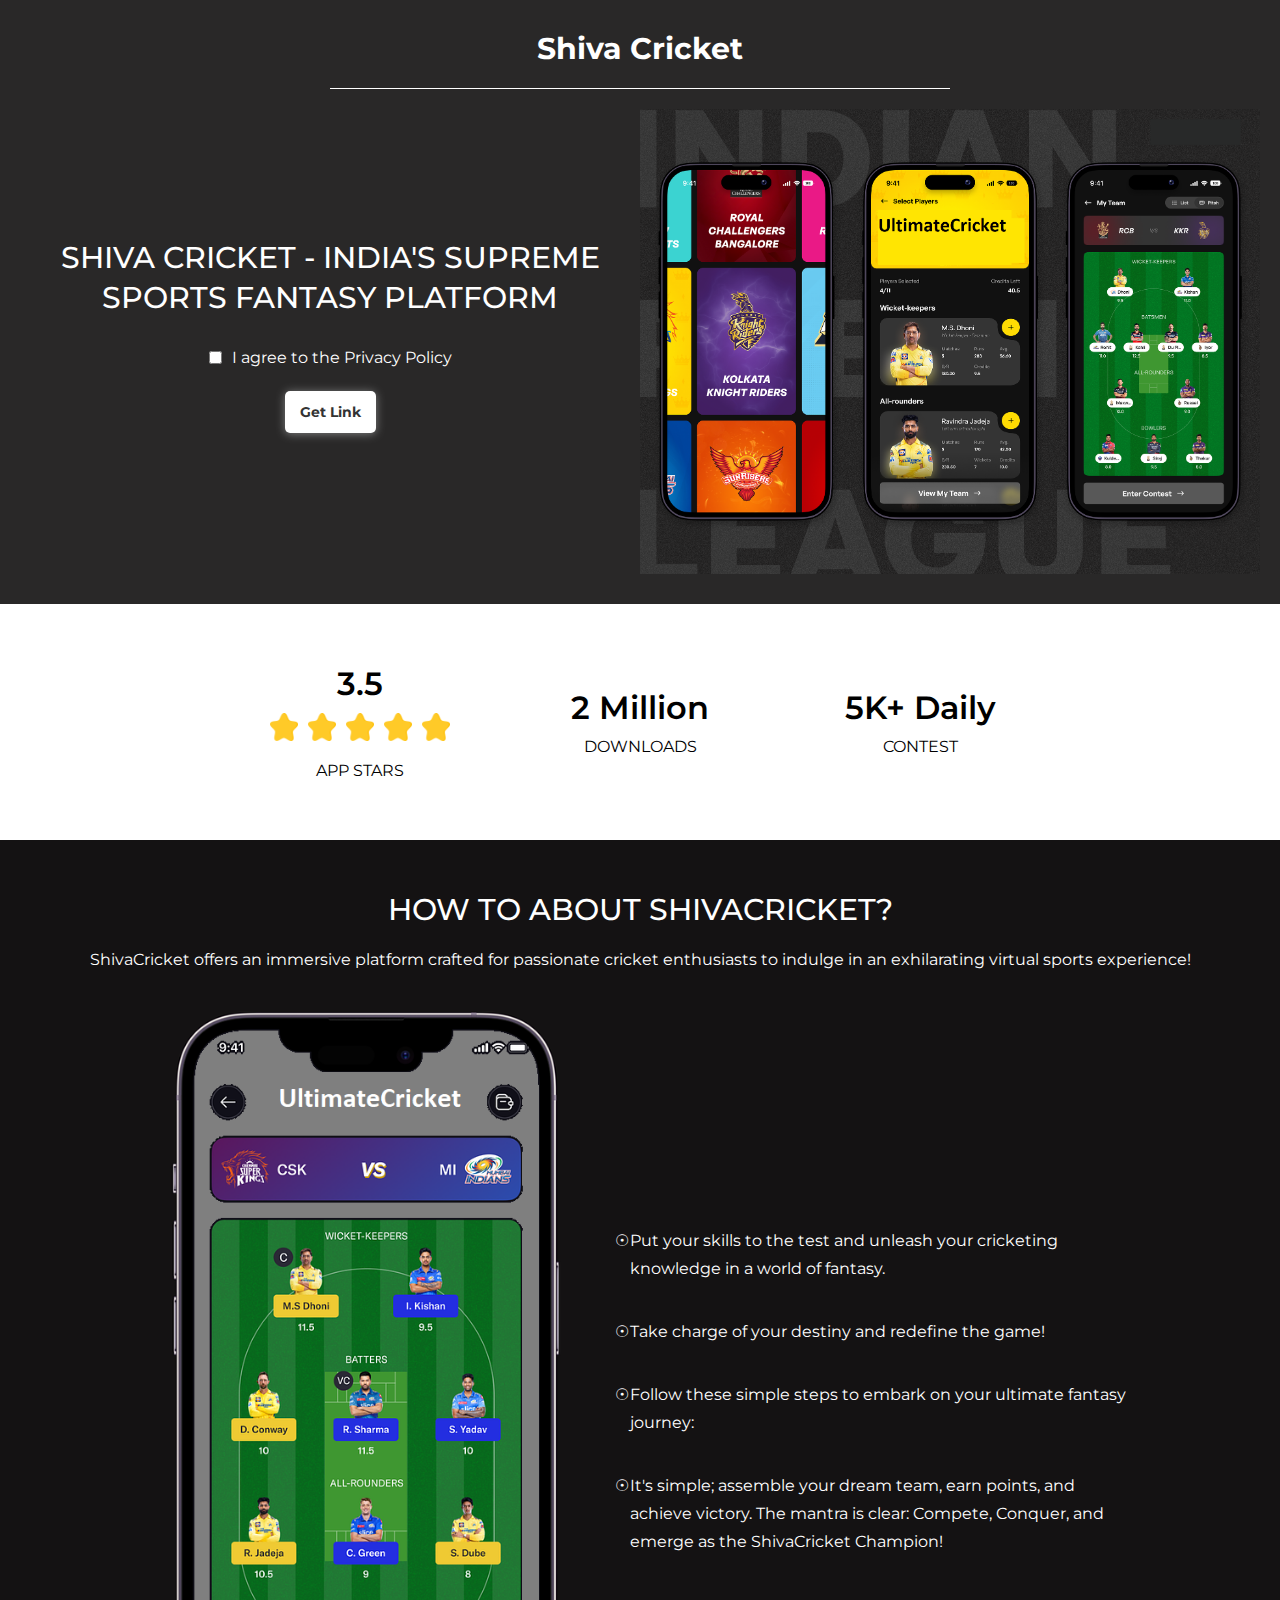
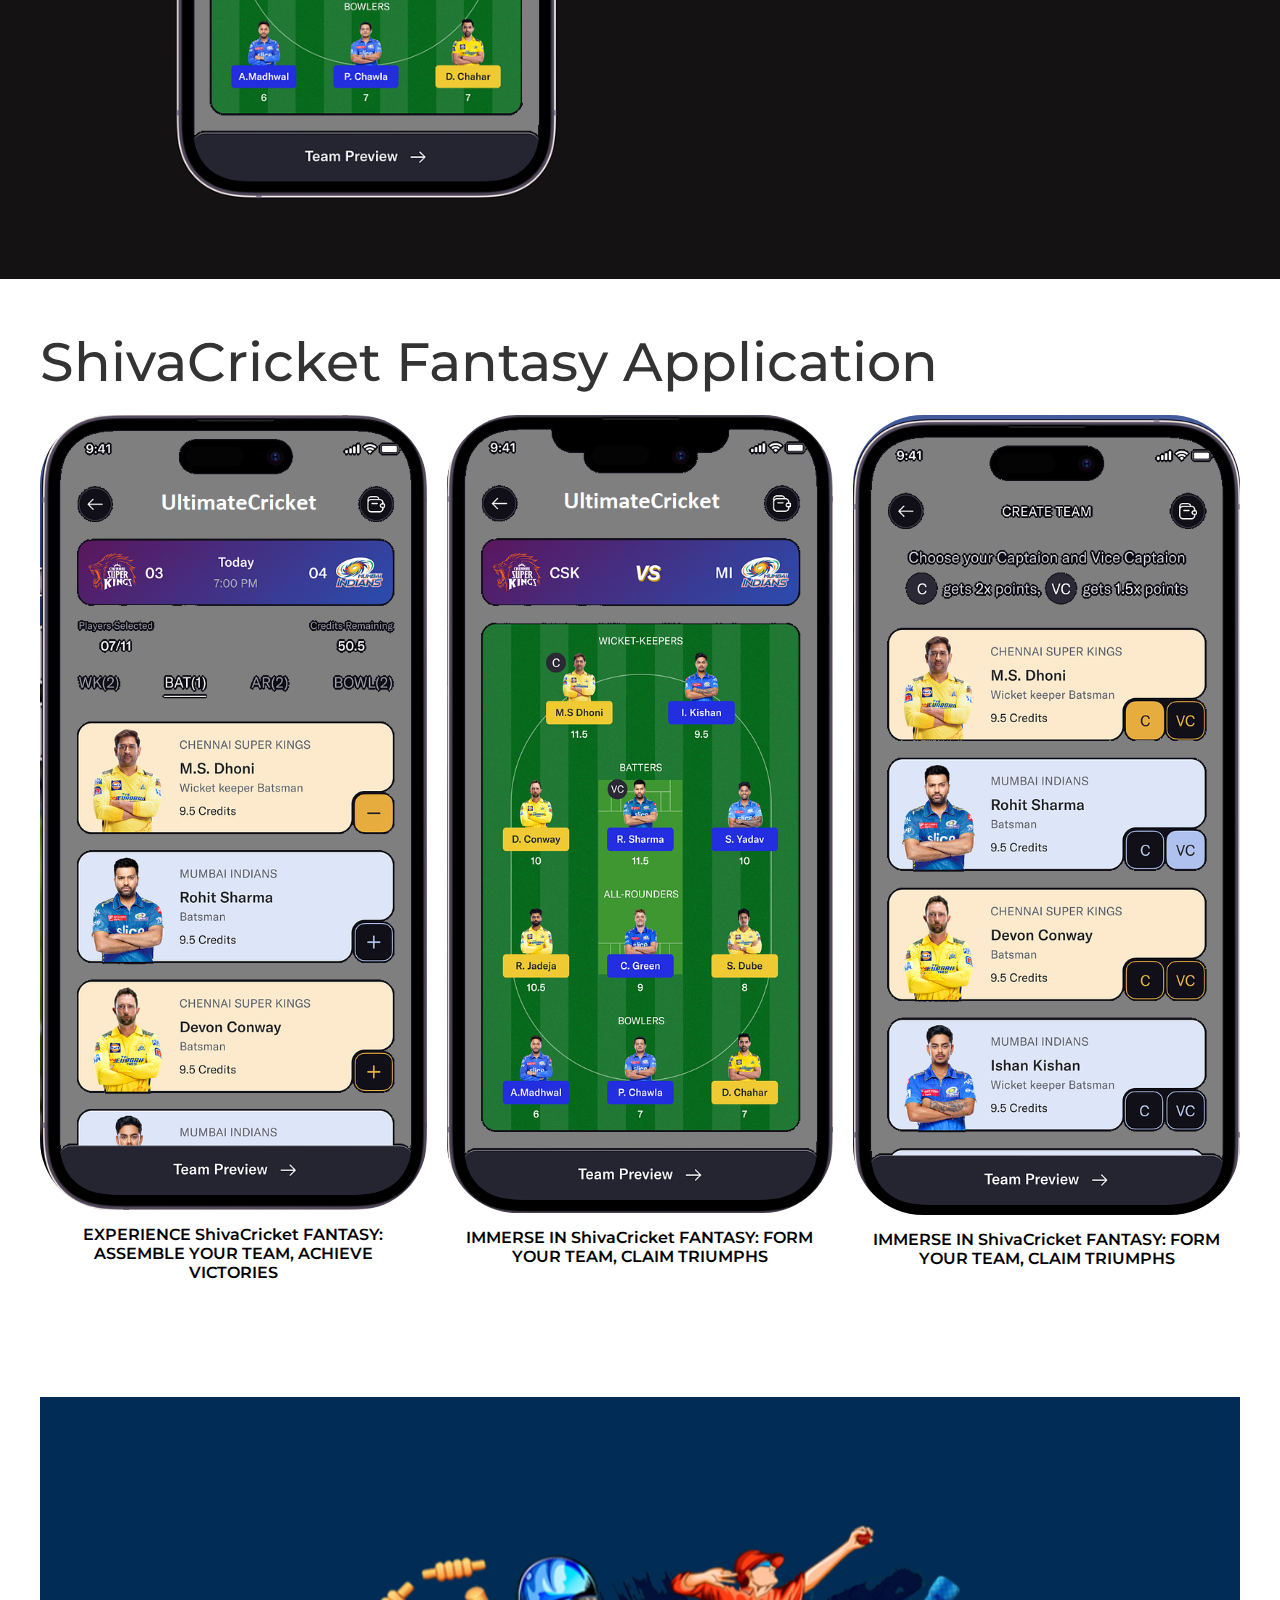
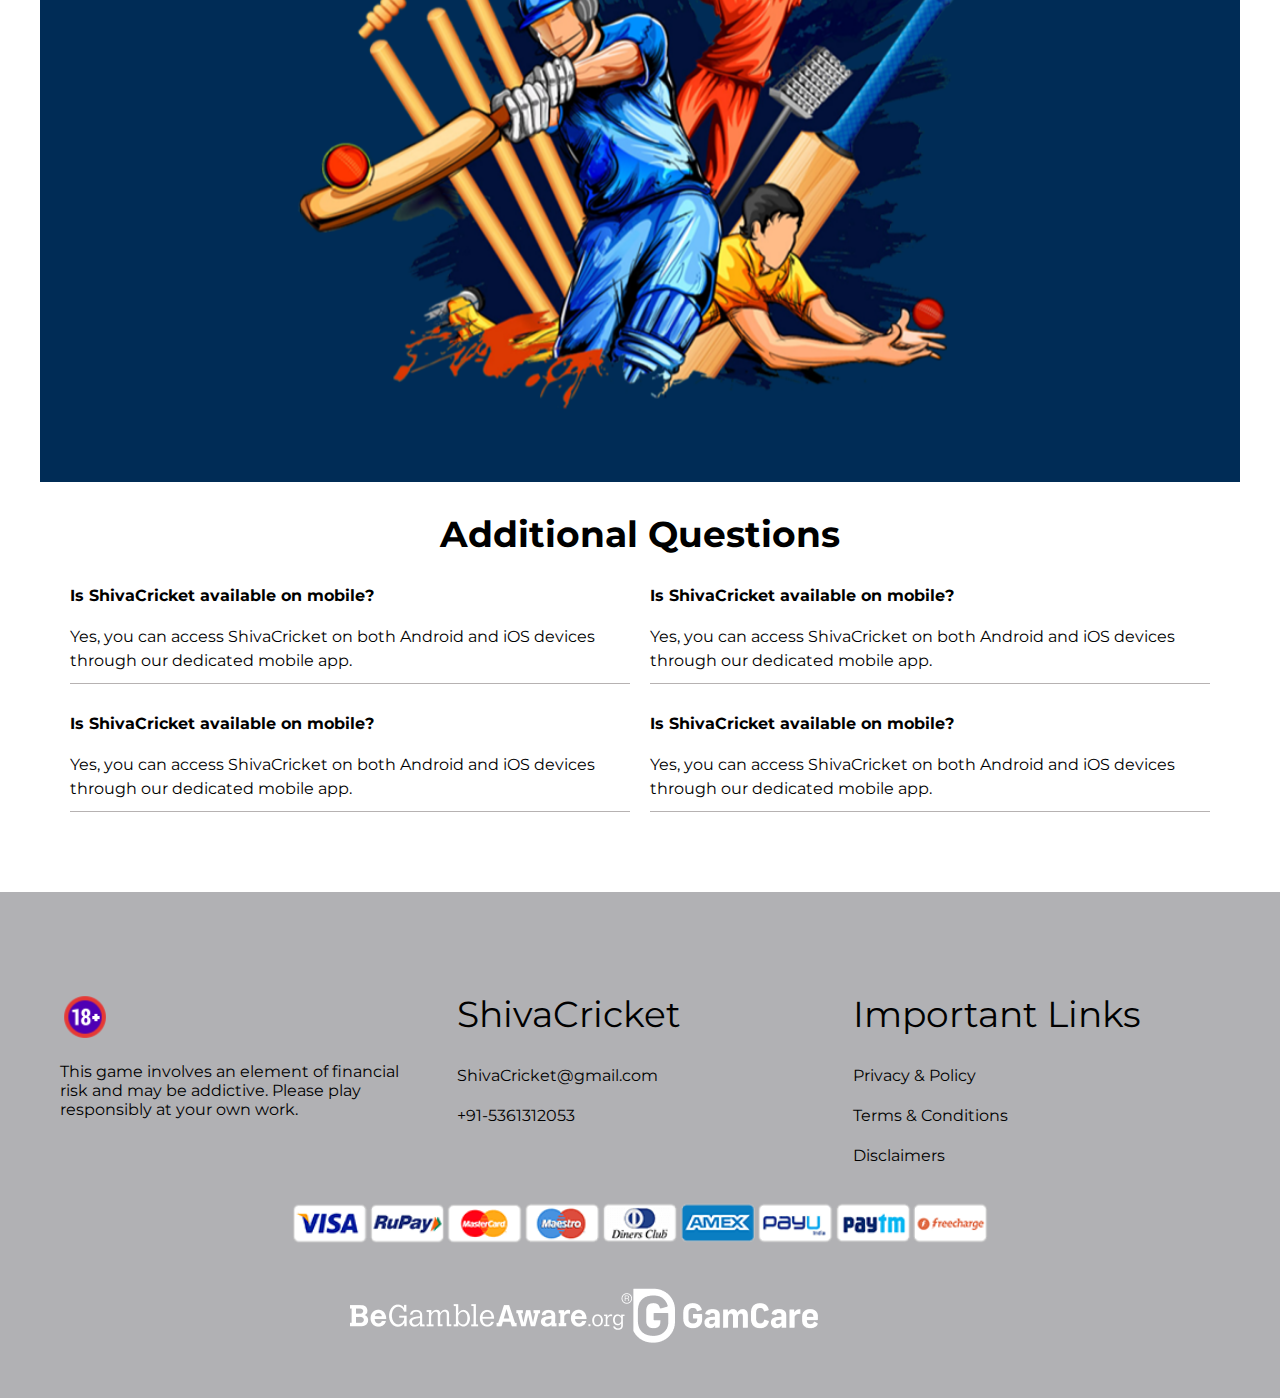
<file: index.html>
<!DOCTYPE html>
<html lang="en">
<head>
    <meta charset="UTF-8">
    <meta name="viewport" content="width=device-width, initial-scale=1.0">
    <title>Shiva</title>

    <link rel="stylesheet" href="./index.css">
    <link rel="preconnect" href="https://fonts.googleapis.com">
    <link rel="preconnect" href="https://fonts.gstatic.com" crossorigin>
    <link href="https://fonts.googleapis.com/css2?family=Montserrat:ital,wght@0,100..900;1,100..900&display=swap" rel="stylesheet">

</head>
<body>
    <section class="container-fluid main-front">
        <header class="nav text-center">
            <h1>Shiva Cricket</h1>
        </header>

        <div class="row frontend-web">
            <div class="hero-title">
                <h3>shiva cricket - india's supreme sports fantasy platform</h3>

                <!-- <input type="number" name="" id="" class=""> -->

                <div class="agree-with-policy-wrapper">
                    
                    <input type="checkbox" name="" id="accept-permission">
                    <p>I agree to the <a href="#">Privacy Policy</a></p>

                </div>
                <a href="" class="main-link">get link</a>
            </div>

            <div class="right-absolute-front">
                <!-- <span class="backend-absolute">indian premier league</span> -->

                <div class="phone-wrapper">
                    <img src="./Images/hero.png" alt="">
                </div>
            </div>
        </div>
    </section>

    <section class="star-main-wrapper container">
        <div class="grid-star">
            <span class="count">3.5</span>
            <p class="stars-wrapper">
                <span class="star"><img src="./Images/rating.png" alt=""></span>
                <span class="star"><img src="./Images/rating.png" alt=""></span>
                <span class="star"><img src="./Images/rating.png" alt=""></span>
                <span class="star"><img src="./Images/rating.png" alt=""></span>
                <span class="star"><img src="./Images/rating.png" alt=""></span>
            </p>
            <span class="description">app stars</span>
        </div>
        <div class="grid-download">
            <span class="count">2 Million</span>
            <span class="description">downloads</span>
        </div>
        <div class="grid-contest">
            <span class="count">5K+ Daily</span>
            <span class="description">contest</span>
        </div>
    </section>

    <section class="big-preview-mobile common-padding">
        <div class="hero-title text-center">
            <h3 class="">How to about ShivaCricket?</h3>
            <p class="description-mobile">ShivaCricket offers an immersive platform crafted for passionate cricket enthusiasts to indulge in an exhilarating virtual sports experience!</p>
        </div>

        <div class="mainaboutall flex-wrapper align-center">
            <div class="big-mobile-wrapper col-5">
                <img src="./Images/about-all.png" alt="">
            </div>
            <div class="ul describe-mobile col-5">
                <li>Put your skills to the test and unleash your cricketing knowledge in a world of fantasy.</li>
                <li>Take charge of your destiny and redefine the game!</li>
                <li>Follow these simple steps to embark on your ultimate fantasy journey:</li>
                <li>It's simple; assemble your dream team, earn points, and achieve victory. The mantra is clear: Compete, Conquer, and emerge as the ShivaCricket Champion!</li>
            </div>
        </div>
    </section>

    <section class="container app-overview common-padding">
        <div class="hero-title">
            <h2 class="text-left">ShivaCricket Fantasy Application</h2>
        </div>

        <div class="main-combination-wrapper-mobile">
            <div class="">
                <div class="img-wrapper">
                    <img src="./Images/app-1.png" alt="">
                </div>
                <div class="its-description-mobile text-center">
                    <span>EXPERIENCE ShivaCricket FANTASY: ASSEMBLE YOUR TEAM, ACHIEVE VICTORIES</span>
                </div>
            </div>
            <div class="">
                <div class="img-wrapper">
                    <img src="./Images/app-2.png" alt="">
                </div>
                <div class="its-description-mobile text-center">
                    <span>IMMERSE IN ShivaCricket FANTASY: FORM YOUR TEAM, CLAIM TRIUMPHS</span>
                </div>
            </div>
            <div class="">
                <div class="img-wrapper">
                    <img src="./Images/app-3.png" alt="">
                </div>
                <div class="its-description-mobile text-center">
                    <span>IMMERSE IN ShivaCricket FANTASY: FORM YOUR TEAM, CLAIM TRIUMPHS</span>
                </div>
            </div>
        </div>
    </section>

    <section class="container common-padding faq-section">
        <div class="img-wrapper-full-width">
            <img src="./Images/bg.png" alt="">
        </div>

        <div class="faq-main-wrapper">
            <h3 class="text-center hero-title">
                Additional Questions
            </h3>

            <div class="faq-wrapper">
                <div class="col-50">
                    <h4>Is ShivaCricket available on mobile?</h4>
                    <p>Yes, you can access ShivaCricket on both Android and iOS devices through our dedicated mobile app.</p>
                </div>
                <div class="col-50">
                    <h4>Is ShivaCricket available on mobile?</h4>
                    <p>Yes, you can access ShivaCricket on both Android and iOS devices through our dedicated mobile app.</p>
                </div>
                <div class="col-50">
                    <h4>Is ShivaCricket available on mobile?</h4>
                    <p>Yes, you can access ShivaCricket on both Android and iOS devices through our dedicated mobile app.</p>
                </div>
                <div class="col-50">
                    <h4>Is ShivaCricket available on mobile?</h4>
                    <p>Yes, you can access ShivaCricket on both Android and iOS devices through our dedicated mobile app.</p>
                </div>
            </div>
        </div>
    </section>

    <footer class="footer">
        <div class="footer-wrapper container">
            <div class="footer-link-options">
                <div class="instruction">
                    <div class="img-wrapper">
                        <img src="./Images/18+.png" alt="">
                    </div>
                    <div class="important-info">
                        This game involves an element of financial risk and may be addictive. Please play responsibly at your own work.
                    </div>
                </div>
                <div class="footer-link one">
                    <h3 class="hero-title">ShivaCricket</h3>
                    <ul>
                        <li><a href="mailto:ShivaCricket@gmail.com">ShivaCricket@gmail.com</a></li>
                        <li><a href="tel:+91-5361312053">+91-5361312053</a></li>
                    </ul>
                </div>
                <div class="footer-link two">
                    <h3 class="hero-title">Important Links</h3>
                    <ul>
                       <li><a href="./privacy-policy.html">Privacy & Policy</a></li>
                       <li><a href="./terms&conditions.html">Terms & Conditions</a></li>
                       <li><a href="./desclaimer.html">Disclaimers</a></li>
                    </ul>
                </div>
            </div>

            <div class="payment-icon-wrapper">
                <div class="image-wrapper">
                    <img src="./Images/payment.png" alt="">
                </div>
            </div>

            <div class="flex-wrapper bottom-wrapper">
                <div class="img-wrapper">
                    <img src="./Images/5.png" alt="">
                </div>
                <div class="img-wrapper">
                    <img src="./Images/6.png" alt="">
                </div>
            </div>
        </div>
        
    </footer>

</body>
</html>
</file>
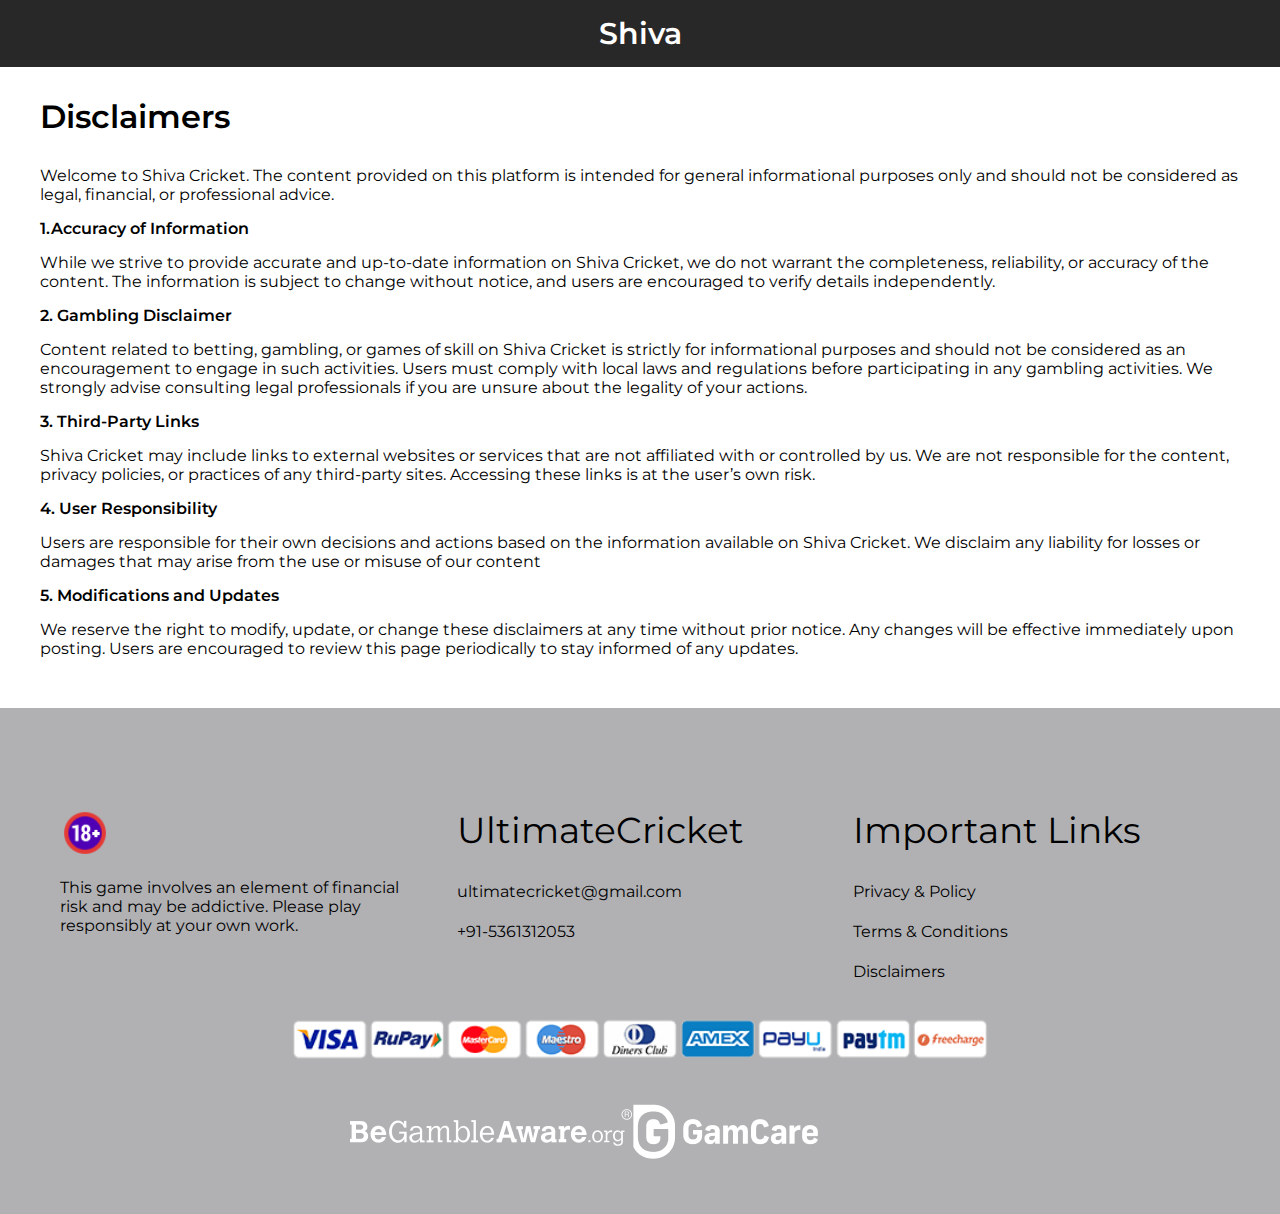
<file: desclaimer.html>
<!DOCTYPE html>
<html lang="en">
<head>
    <meta charset="UTF-8">
    <meta name="viewport" content="width=device-width, initial-scale=1.0">
    <title>Terms & Conditions</title>
    <link rel="stylesheet" href="./index.css">
    <link rel="preconnect" href="https://fonts.googleapis.com">
    <link rel="preconnect" href="https://fonts.gstatic.com" crossorigin>
    <link href="https://fonts.googleapis.com/css2?family=Montserrat:ital,wght@0,100..900;1,100..900&display=swap" rel="stylesheet">
</head>
<body>
    <header class="nav text-center">
        <a href="/">Shiva</a>
    </header>

    <section class="main-content container">
        <h1>Disclaimers</h1>

        <p>Welcome to Shiva Cricket. The content provided on this platform is intended for general informational purposes only and should not be considered as legal, financial, or professional advice.
        </p>
        <p><strong>1.Accuracy of Information
        </strong></p>
        <p>While we strive to provide accurate and up-to-date information on Shiva Cricket, we do not warrant the completeness, reliability, or accuracy of the content. The information is subject to change without notice, and users are encouraged to verify details independently.
        </p>
        <p><strong>2. Gambling Disclaimer</strong></p>
        <p>Content related to betting, gambling, or games of skill on Shiva Cricket is strictly for informational purposes and should not be considered as an encouragement to engage in such activities. Users must comply with local laws and regulations before participating in any gambling activities. We strongly advise consulting legal professionals if you are unsure about the legality of your actions.</p>
        <p><strong>3. Third-Party Links
        </strong></p>
       <p>Shiva Cricket may include links to external websites or services that are not affiliated with or controlled by us. We are not responsible for the content, privacy policies, or practices of any third-party sites. Accessing these links is at the user’s own risk.
        </p>

        <p><strong>4. User Responsibility</strong></p>
        <p>Users are responsible for their own decisions and actions based on the information available on Shiva Cricket. We disclaim any liability for losses or damages that may arise from the use or misuse of our content</p>
        <p><strong>5. Modifications and Updates
        </strong></p>
        <p>We reserve the right to modify, update, or change these disclaimers at any time without prior notice. Any changes will be effective immediately upon posting. Users are encouraged to review this page periodically to stay informed of any updates.
        </p>


    </section>

    <footer class="footer">
        <div class="footer-wrapper container">
            <div class="footer-link-options">
                <div class="instruction">
                    <div class="img-wrapper">
                        <img src="./Images/18+.png" alt="">
                    </div>
                    <div class="important-info">
                        This game involves an element of financial risk and may be addictive. Please play responsibly at your own work.
                    </div>
                </div>
                <div class="footer-link one">
                    <h3 class="hero-title">UltimateCricket</h3>
                    <ul>
                        <li><a href="mailto:ultimatecricket@gmail.com">ultimatecricket@gmail.com</a></li>
                        <li><a href="tel:+91-5361312053">+91-5361312053</a></li>
                    </ul>
                </div>
                <div class="footer-link two">
                    <h3 class="hero-title">Important Links</h3>
                    <ul>
                       <li><a href="./privacy-policy.html">Privacy & Policy</a></li>
                       <li><a href="./terms&conditions.html">Terms & Conditions</a></li>
                       <li><a href="./desclaimer.html">Disclaimers</a></li>
                    </ul>
                </div>
            </div>

            <div class="payment-icon-wrapper">
                <div class="image-wrapper">
                    <img src="./Images/payment.png" alt="">
                </div>
            </div>

            <div class="flex-wrapper bottom-wrapper">
                <div class="img-wrapper">
                    <img src="./Images/5.png" alt="">
                </div>
                <div class="img-wrapper">
                    <img src="./Images/6.png" alt="">
                </div>
            </div>
        </div>
        
    </footer>


</body>
</html>
</file>
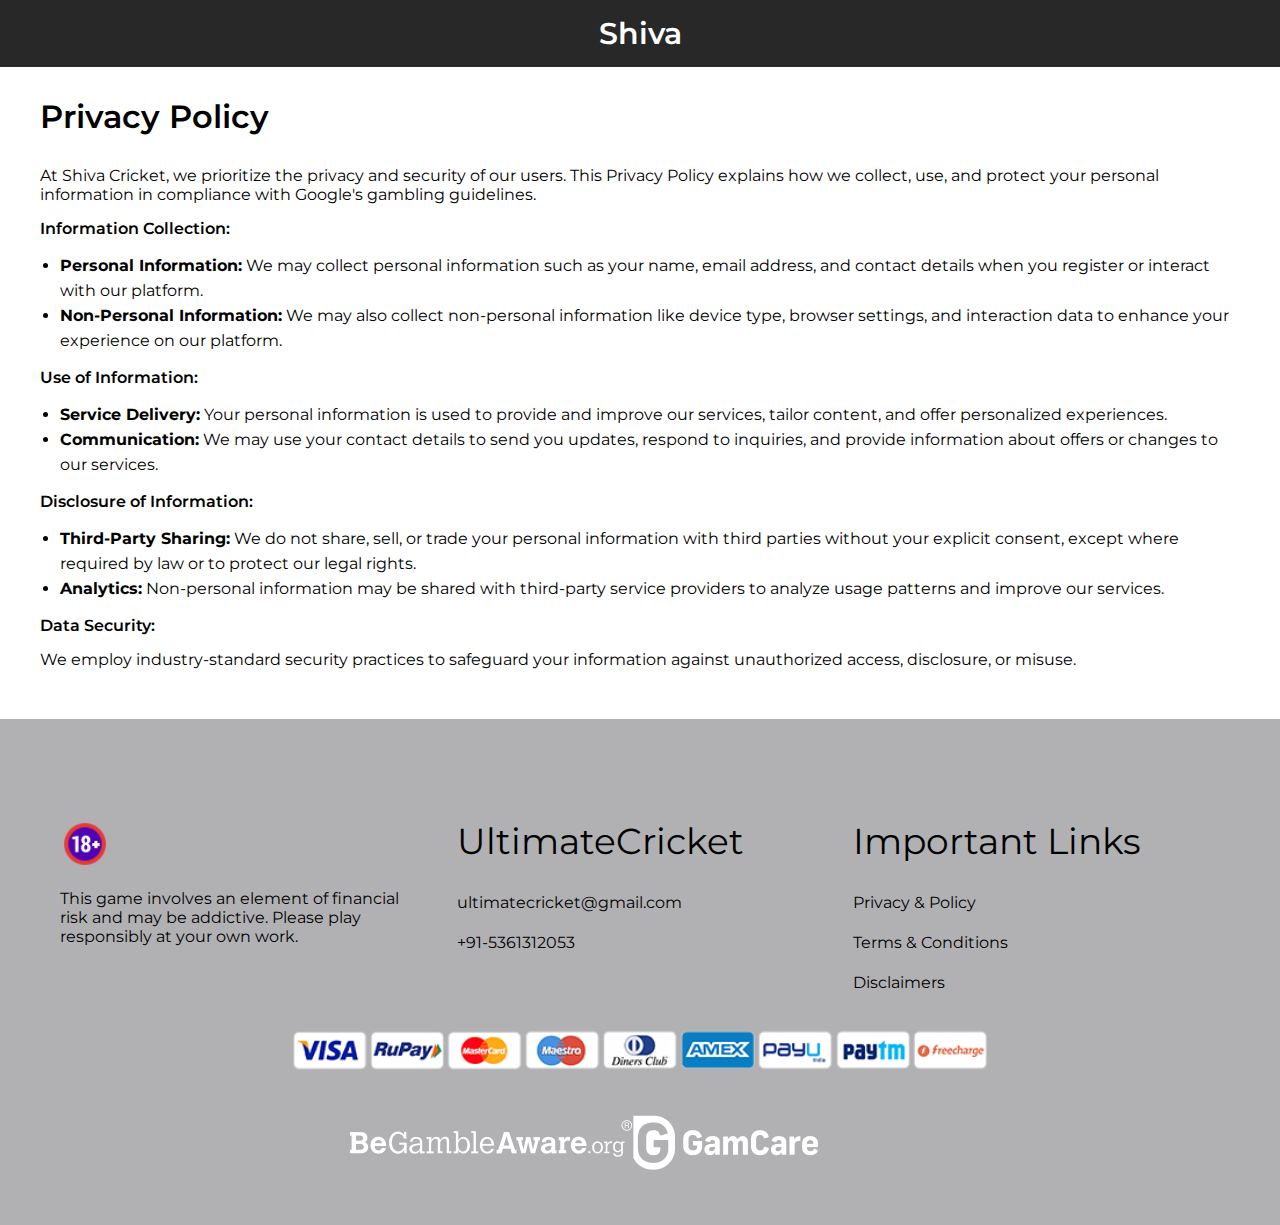
<file: privacy-policy.html>
<!DOCTYPE html>
<html lang="en">
<head>
    <meta charset="UTF-8">
    <meta name="viewport" content="width=device-width, initial-scale=1.0">
    <title>Terms & Conditions</title>
    <link rel="stylesheet" href="./index.css">
    <link rel="preconnect" href="https://fonts.googleapis.com">
    <link rel="preconnect" href="https://fonts.gstatic.com" crossorigin>
    <link href="https://fonts.googleapis.com/css2?family=Montserrat:ital,wght@0,100..900;1,100..900&display=swap" rel="stylesheet">
</head>
<body>
    <header class="nav text-center">
        <a href="/">Shiva</a>
    </header>

    <section class="main-content container">
        <h1>Privacy Policy</h1>
        <p>At Shiva Cricket, we prioritize the privacy and security of our users. This Privacy Policy explains how we collect, use, and protect your personal information in compliance with Google's gambling guidelines.
        </p>
        <p><strong>Information Collection:</strong></p>
        <ul>
            <li><b>Personal Information:</b> We may collect personal information such as your name, email address, and contact details when you register or interact with our platform.</li>
            <li><b>Non-Personal Information:</b> We may also collect non-personal information like device type, browser settings, and interaction data to enhance your experience on our platform.</li>
           
        </ul>
        <p><strong>Use of Information:</strong></p>
        <ul>
            <li><b>Service Delivery:</b> Your personal information is used to provide and improve our services, tailor content, and offer personalized experiences.</li>
            <li><b>Communication:</b> We may use your contact details to send you updates, respond to inquiries, and provide information about offers or changes to our services.</li>
        </ul>
        <p><strong>Disclosure of Information:</strong></p>
        <ul>
            <li><b>Third-Party Sharing:</b> We do not share, sell, or trade your personal information with third parties without your explicit consent, except where required by law or to protect our legal rights.
            </li>
            <li><b>Analytics:</b> Non-personal information may be shared with third-party service providers to analyze usage patterns and improve our services.
            </li>          
        </ul>

        <p><strong>Data Security:</strong></p>
        <p>We employ industry-standard security practices to safeguard your information against unauthorized access, disclosure, or misuse.
        </p>
        
    </section>

    <footer class="footer">
        <div class="footer-wrapper container">
            <div class="footer-link-options">
                <div class="instruction">
                    <div class="img-wrapper">
                        <img src="./Images/18+.png" alt="">
                    </div>
                    <div class="important-info">
                        This game involves an element of financial risk and may be addictive. Please play responsibly at your own work.
                    </div>
                </div>
                <div class="footer-link one">
                    <h3 class="hero-title">UltimateCricket</h3>
                    <ul>
                        <li><a href="mailto:ultimatecricket@gmail.com">ultimatecricket@gmail.com</a></li>
                        <li><a href="tel:+91-5361312053">+91-5361312053</a></li>
                    </ul>
                </div>
                <div class="footer-link two">
                    <h3 class="hero-title">Important Links</h3>
                    <ul>
                       <li><a href="./privacy-policy.html">Privacy & Policy</a></li>
                       <li><a href="./terms&conditions.html">Terms & Conditions</a></li>
                       <li><a href="./desclaimer.html">Disclaimers</a></li>
                    </ul>
                </div>
            </div>

            <div class="payment-icon-wrapper">
                <div class="image-wrapper">
                    <img src="./Images/payment.png" alt="">
                </div>
            </div>

            <div class="flex-wrapper bottom-wrapper">
                <div class="img-wrapper">
                    <img src="./Images/5.png" alt="">
                </div>
                <div class="img-wrapper">
                    <img src="./Images/6.png" alt="">
                </div>
            </div>
        </div>
        
    </footer>


</body>
</html>
</file>
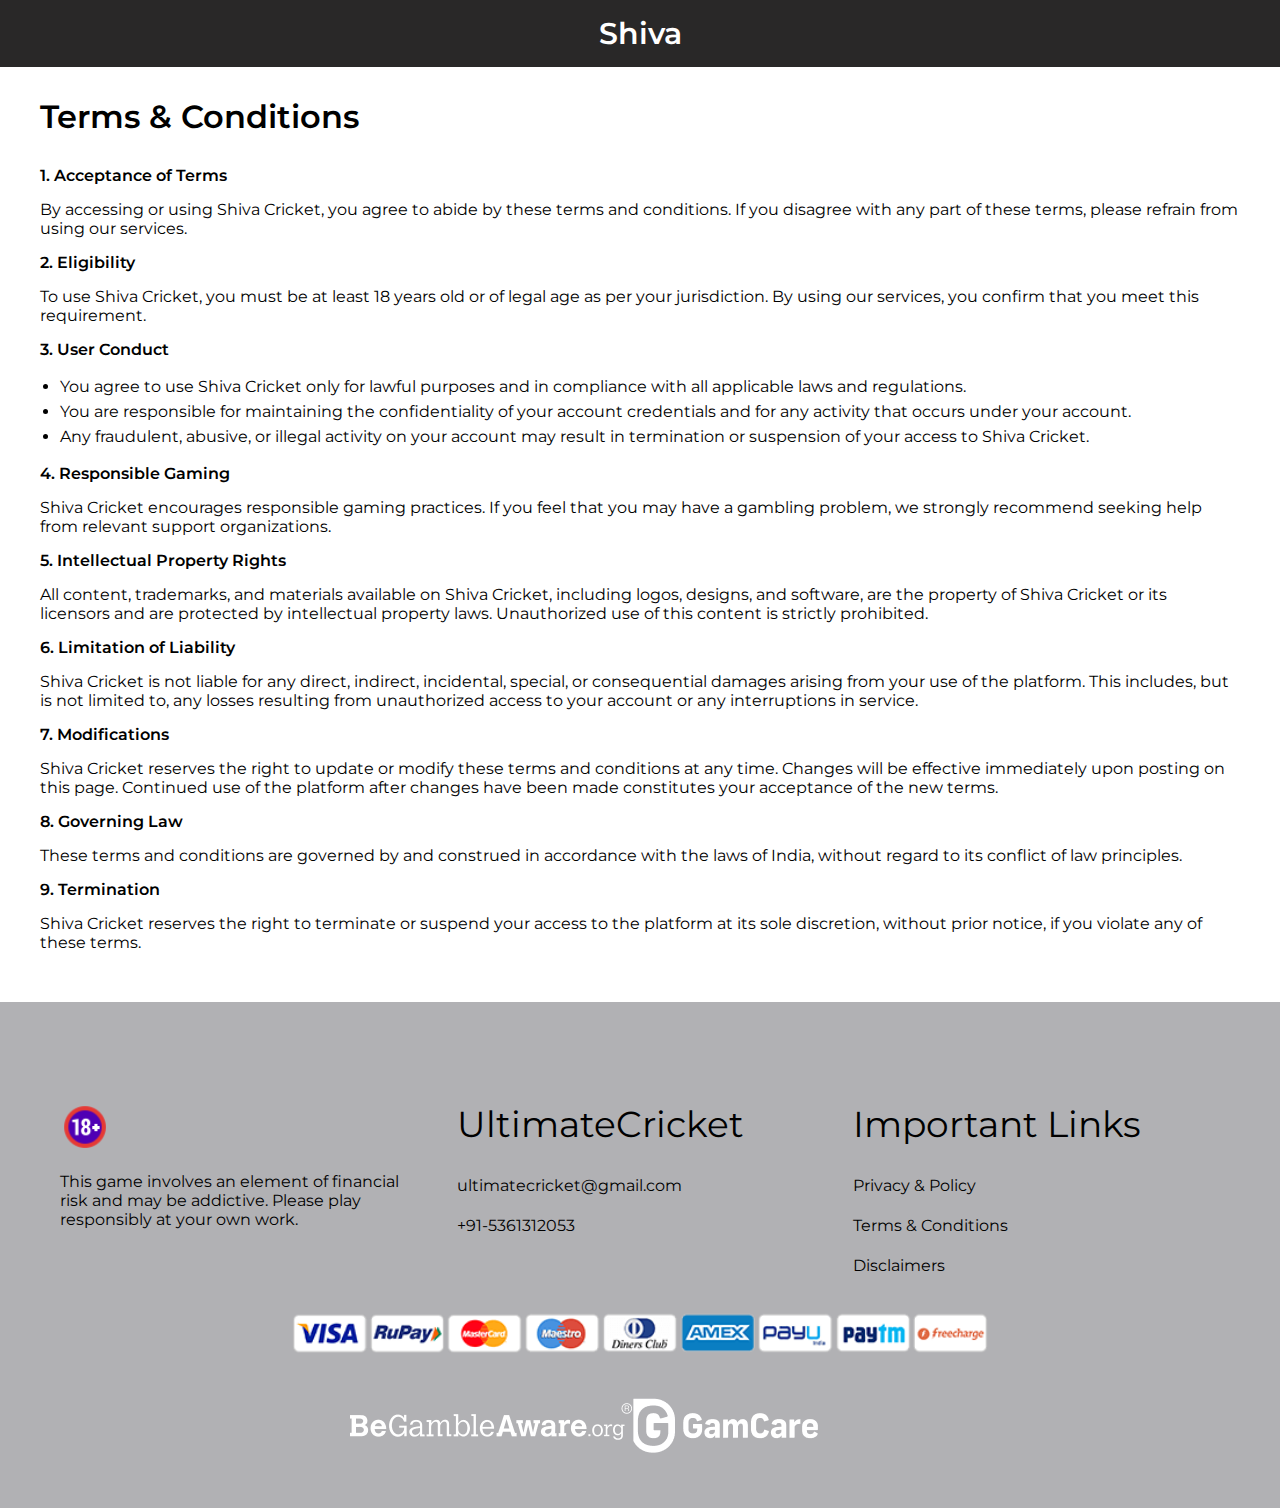
<file: terms&conditions.html>
<!DOCTYPE html>
<html lang="en">
<head>
    <meta charset="UTF-8">
    <meta name="viewport" content="width=device-width, initial-scale=1.0">
    <title>Terms & Conditions</title>
    <link rel="stylesheet" href="./index.css">
    <link rel="preconnect" href="https://fonts.googleapis.com">
    <link rel="preconnect" href="https://fonts.gstatic.com" crossorigin>
    <link href="https://fonts.googleapis.com/css2?family=Montserrat:ital,wght@0,100..900;1,100..900&display=swap" rel="stylesheet">
</head>
<body>
    <header class="nav text-center">
        <a href="/">Shiva</a>
    </header>

    <section class="main-content container">
        <h1>Terms & Conditions</h1>

        <p><strong>1. Acceptance of Terms</strong></p>
        <p>By accessing or using Shiva Cricket, you agree to abide by these terms and conditions. If you disagree with any part of these terms, please refrain from using our services.</p>
        <p><strong>2. Eligibility</strong></p>
        <p>To use Shiva Cricket, you must be at least 18 years old or of legal age as per your jurisdiction. By using our services, you confirm that you meet this requirement.</p>
        <p><strong>3. User Conduct</strong></p>
        <ul>
            <li>You agree to use Shiva Cricket only for lawful purposes and in compliance with all applicable laws and regulations.</li>
            <li>You are responsible for maintaining the confidentiality of your account credentials and for any activity that occurs under your account.</li>
            <li>Any fraudulent, abusive, or illegal activity on your account may result in termination or suspension of your access to Shiva Cricket.</li>
        </ul>

        <p><strong>4. Responsible Gaming</strong></p>
        <p>Shiva Cricket encourages responsible gaming practices. If you feel that you may have a gambling problem, we strongly recommend seeking help from relevant support organizations.</p>
        <p><strong>5. Intellectual Property Rights</strong></p>
        <p>All content, trademarks, and materials available on Shiva Cricket, including logos, designs, and software, are the property of Shiva Cricket or its licensors and are protected by intellectual property laws. Unauthorized use of this content is strictly prohibited.</p>

        <p><strong>6. Limitation of Liability</strong></p>
        <p>Shiva Cricket is not liable for any direct, indirect, incidental, special, or consequential damages arising from your use of the platform. This includes, but is not limited to, any losses resulting from unauthorized access to your account or any interruptions in service.
        </p>

        <p><strong>7. Modifications</strong></p>
        <p>Shiva Cricket reserves the right to update or modify these terms and conditions at any time. Changes will be effective immediately upon posting on this page. Continued use of the platform after changes have been made constitutes your acceptance of the new terms.
        </p>

        <p><strong>8. Governing Law</strong></p>
        <p>These terms and conditions are governed by and construed in accordance with the laws of India, without regard to its conflict of law principles.</p>

        <p><strong>9. Termination</strong></p>
        <p>Shiva Cricket reserves the right to terminate or suspend your access to the platform at its sole discretion, without prior notice, if you violate any of these terms.
        </p>


    </section>

    <footer class="footer">
        <div class="footer-wrapper container">
            <div class="footer-link-options">
                <div class="instruction">
                    <div class="img-wrapper">
                        <img src="./Images/18+.png" alt="">
                    </div>
                    <div class="important-info">
                        This game involves an element of financial risk and may be addictive. Please play responsibly at your own work.
                    </div>
                </div>
                <div class="footer-link one">
                    <h3 class="hero-title">UltimateCricket</h3>
                    <ul>
                        <li><a href="mailto:ultimatecricket@gmail.com">ultimatecricket@gmail.com</a></li>
                        <li><a href="tel:+91-5361312053">+91-5361312053</a></li>
                    </ul>
                </div>
                <div class="footer-link two">
                    <h3 class="hero-title">Important Links</h3>
                    <ul>
                       <li><a href="./privacy-policy.html">Privacy & Policy</a></li>
                       <li><a href="./terms&conditions.html">Terms & Conditions</a></li>
                       <li><a href="./desclaimer.html">Disclaimers</a></li>
                    </ul>
                </div>
            </div>

            <div class="payment-icon-wrapper">
                <div class="image-wrapper">
                    <img src="./Images/payment.png" alt="">
                </div>
            </div>

            <div class="flex-wrapper bottom-wrapper">
                <div class="img-wrapper">
                    <img src="./Images/5.png" alt="">
                </div>
                <div class="img-wrapper">
                    <img src="./Images/6.png" alt="">
                </div>
            </div>
        </div>
        
    </footer>


</body>
</html>
</file>
<file: index.css>
*{
    padding: 0;
    margin: 0;
    box-sizing: border-box;
}

body{
    font-family: 'Montserrat';
}

.common-padding{
    padding: 50px 0;
}

.container{
    position: relative;
    max-width: 1200px;
    margin: 0 auto;
}

.container-fluid{
    position: relative;
    max-width: 100%;
    margin: 0 auto;
}

a{
    color: #000;
    text-decoration: none;
}

p{
    font-size: 16px;
    font-weight: 400;
}

img{
    display: block;
    width: 100%;
}

.row{
    padding: 20px 0;
    display: block;
}

.flex-wrapper{
    display: flex;
}

.align-center{
    align-items: center;
}

.col{
    width: 100%;
}

.col-1{
    width: 10%;
    display: inline-block;
    position:relative;
    height: 100%;
    vertical-align: top;
}
.col-2{
    width: 20%;
    display: inline-block;
    position:relative;
    height: 100%;
    vertical-align: top;
}
.col-3{
    width: 30%;
    display: inline-block;
    position:relative;
    height: 100%;
    vertical-align: top;
}
.col-4{
    width: calc(40% - 10px);
    display: inline-block;
    position:relative;
    height: 100%;
    vertical-align: top;
}
.col-5{
    width: calc(50% - 10px);
    display: inline-block;
    position:relative;
    height: 100%;
    vertical-align: top;
}
.col-6{
    width: 60%;
    display: inline-block;
    position:relative;
    height: 100%;
    vertical-align: top;
}
.col-7{
    width: 70%;
    display: inline-block;
    position:relative;
    height: 100%;
    vertical-align: top;
}
.col-8{
    width: 80%;
    display: inline-block;
    position:relative;
    height: 100%;
    vertical-align: top;
}
.col-9{
    width: 90%;
    display: inline-block;
    position:relative;
    height: 100%;
    vertical-align: top;
}
.col-10{
    width: 100%;
    display: inline-block;
    position:relative;
    height: 100%;
    vertical-align: top;
}

.text-center{
    text-align: center;
}
.text-left{
    text-align: left;
}

.main-front{
    background-color: #292828;
    padding: 10px 20px;
    color: #fff;
}

.main-front .nav{
    width: 50%;
    position: relative;
    margin: 0 auto;
    border-bottom: 1px solid white;
}

.main-front .nav h1{
    margin: 0;
    font-weight: 700;
    font-size: 30px;
    font-family: 'Montserrat';
    color: white;
    line-height: 48px;
}

.frontend-web{
    display: grid;
    align-items: center;
    grid-template-columns: 1fr 1fr;
    justify-content: center;
}

.hero-title{
    margin: 0;
    margin-bottom: 20px;
    color: white;
    font-size: 36px;
    text-align: center;
    font-family: "Montserrat";
    font-weight: 700;
}

.agree-with-policy-wrapper{
    width: 50%;
    position: relative;
    margin: 30px auto 15px auto;
    display: flex;
    font-size: 14px;
    justify-content: center;
}

.agree-with-policy-wrapper p a{
    color: #fff;
}

#accept-permission{
    margin-right: 10px;
}

.main-link{
    color: #333;
    background-color: #fff;
    font-family: "Montserrat", sans-serif;
    font-size: 14px;
    padding: 12px 15px;
    box-shadow: 0 1px 10px grey;
    border-radius: 5px;
    text-transform: capitalize;
}

.hero-title h3{
    font-size: 30px;
    font-weight: 500;
    text-transform: uppercase;
    line-height: 40px;
}

.right-absolute-front {
    position: relative;
}

span.backend-absolute {
    position: absolute;
    top: 0;
    left: 0;
    color: #363636;
    font-family: "Montserrat", sans-serif;
    text-transform: uppercase;
    font-size: 150px;
    font-weight: bolder;
}

.star-main-wrapper{
    display: grid;
    grid-template-columns: 15% 15% 15%;
    justify-content: center;
    align-items: center;
    padding: 60px 0;
    text-align: center;
    font-family: "Montserrat", sans-serif;
    gap: 100px;
}

p.stars-wrapper {
    display: flex;
    text-align: center;
    gap: 10px;
    margin-bottom: 20px;
}

span.star{
    width: 80%;
}

.star-main-wrapper .count{
    font-size: 32px;
    font-weight: 600;
    margin-bottom: 10px;
    display: block;
}

.star-main-wrapper .description{
    text-transform: uppercase;
    display: block;
}

.big-preview-mobile{
    background-color: #141213;
}
.big-preview-mobile h3{
    margin-bottom: 20px;
}

.mainaboutall{
    padding-right: 50px;
    width: 85%;
    position: relative;
    gap: 30px;
    margin: 0 auto;
}

.ul.describe-mobile {
    font-size: 16px;
    color: #fff;
    list-style-type: none;
}
.ul.describe-mobile li{
    margin-bottom: 35px;
    line-height: 28px;
    position: relative;
}
.ul.describe-mobile li::before{
    content: "☉";
    position: absolute;
    left: -3%;
    top: 0;
}

.big-mobile-wrapper{
    display: flex;
    justify-content: end;
}

.big-mobile-wrapper img{
    width: 90%;
    height: 100%;
    object-fit: contain;
}

.app-overview h2{
    color: #333;
    font-weight: 500;
}

.main-combination-wrapper-mobile{
    gap: 20px;
    display: grid;
    grid-template-columns: repeat(3, calc((100% - 40px) / 3));
}
.main-combination-wrapper-mobile .img-wrapper{
    border-radius: 70px;
    overflow: hidden;
}

.its-description-mobile {
    font-weight: 600;
    margin: 15px;
}

.faq-wrapper{
    display: grid;
    grid-template-columns: repeat(2, 1fr);
    gap: 20px;
}
.faq-wrapper > div{
    margin-top: 10px;
}
.faq-wrapper p{
    border-bottom: 0.5px solid rgb(182, 178, 178);
    line-height: 24px;
    padding-bottom: 10px;
}
.faq-wrapper h4{
    margin-bottom: 20px;
}

footer{
    background-color: #4a4a516e;
    padding: 100px 60px 50px 60px;
}

.footer-link-options{
    display: grid;
    grid-template-columns: repeat(3, 1fr);
    gap: 30px;
}
.footer-link-options h3{
    margin-bottom: 20px;
    font-weight: normal;
    color: #000;
    text-align: left;
}

.faq-main-wrapper {
    padding: 30px;
}
.faq-main-wrapper h3.hero-title{
    color: #000;
}

.instruction .img-wrapper{
    max-width: 50px;
}
.instruction .important-info{
    margin: 20px 0;
}

.footer-link > ul{
    list-style-type: none;
}

.footer-link > ul li{
    line-height: 40px;
}

.payment-icon-wrapper{
    max-width: 60%;
    position: relative;
    margin: 25px auto 40px auto;
}

.bottom-wrapper{
    max-width: 50%;
    position: relative;
    margin: 0 auto;
}

/* t&c start */

header.nav{
    background-color: #292828;
    color: #fff;
    padding: 15px;
}

header.nav a{
    color: #fff;
    font-weight: 600;
    font-size: 30px;
}

.main-content{
    padding: 20px 0 50px 0;
}
.main-content h1{
    font-weight: 600;
    margin: 10px 0 30px 0;
}
.main-content p{
    margin-top: 15px;
}
.main-content p strong{
    margin-top: 60px;
    font-weight: 600;
    font-size: 16px;
}

.main-content ul{
    padding-left: 20px;
    margin-top: 15px;
}
.main-content li{
    line-height: 25px;
}

/* t&c end */


@media screen and (max-width:768px) {
    p{
        font-size: 10px;
    }

    .col-5{
        width: 100%;
    }

    .hero-title h3{
        font-size: 16px;
        line-height: 27px;
    }

    .main-front .nav{
        width: 90%;
    }

    .frontend-web{
        grid-template-columns: 1fr;
    }

    .star-main-wrapper{
        display: block;
        position: relative;
        margin: 0 auto;
        width: 85%;
        padding: 50px;
    }
    .star-main-wrapper > div:not(.grid-contest){
        margin-bottom: 70px;
    }

    p.description-mobile {
        line-height: 19px;
    }

    .big-preview-mobile{
        padding: 30px;
    }

    .mainaboutall{
        display: block;
        padding-right: 0;
    }
    
    .big-mobile-wrapper img{
        width: 100%;
    }

    .ul.describe-mobile{
        padding-left: 20px;
    }

    .ul.describe-mobile li::before{
        left: -10%;
    }

    .app-overview h2{
        font-size: 18px;
        line-height: 27px;
        text-align: center;
        font-weight: 700;
    }

    .main-combination-wrapper-mobile{
        display: flex;
        justify-content: flex-start;
        gap: 30px;
        max-width: 90vw;
        padding: 10px 40px;
        overflow-x: auto;
        overflow-y: hidden;
        
    }
    .main-combination-wrapper-mobile > div{
        min-width: 70vw;
    }

    .main-combination-wrapper-mobile .img-wrapper{
        border-radius: 5px;
    }

    .faq-wrapper{
        grid-template-columns: repeat(1, 1fr);
    }

    .faq-main-wrapper h3.hero-title{
        font-size: 16px;
        line-height: 27px;
        margin-bottom: 5px;
    }

    .faq-wrapper h4 {
        margin-bottom: 10px;
        font-size: 14px;
    }
    
    .faq-wrapper p{
        line-height: 17px;
    }

    footer{
        padding: 50px 20px;
    }

    .footer-link-options{
        grid-template-columns: repeat(1, 1fr);
    }

    .footer-link-options h3{
        font-size: 18px;
        font-weight: 700;
        margin-bottom: 7px;
        line-height: normal;
    }

    .footer-link > ul li {
        line-height: 30px;
    }
    
    /* .grid-download{
        margin-top: 0;
    }

    .grid-contest{
        margin-bottom: 0;
    } */

    .main-content{
        padding: 20px;
    }

    .main-content p {
        margin-top: 15px;
        font-size: 15px;
        line-height: 26px;
    }

}
</file>
